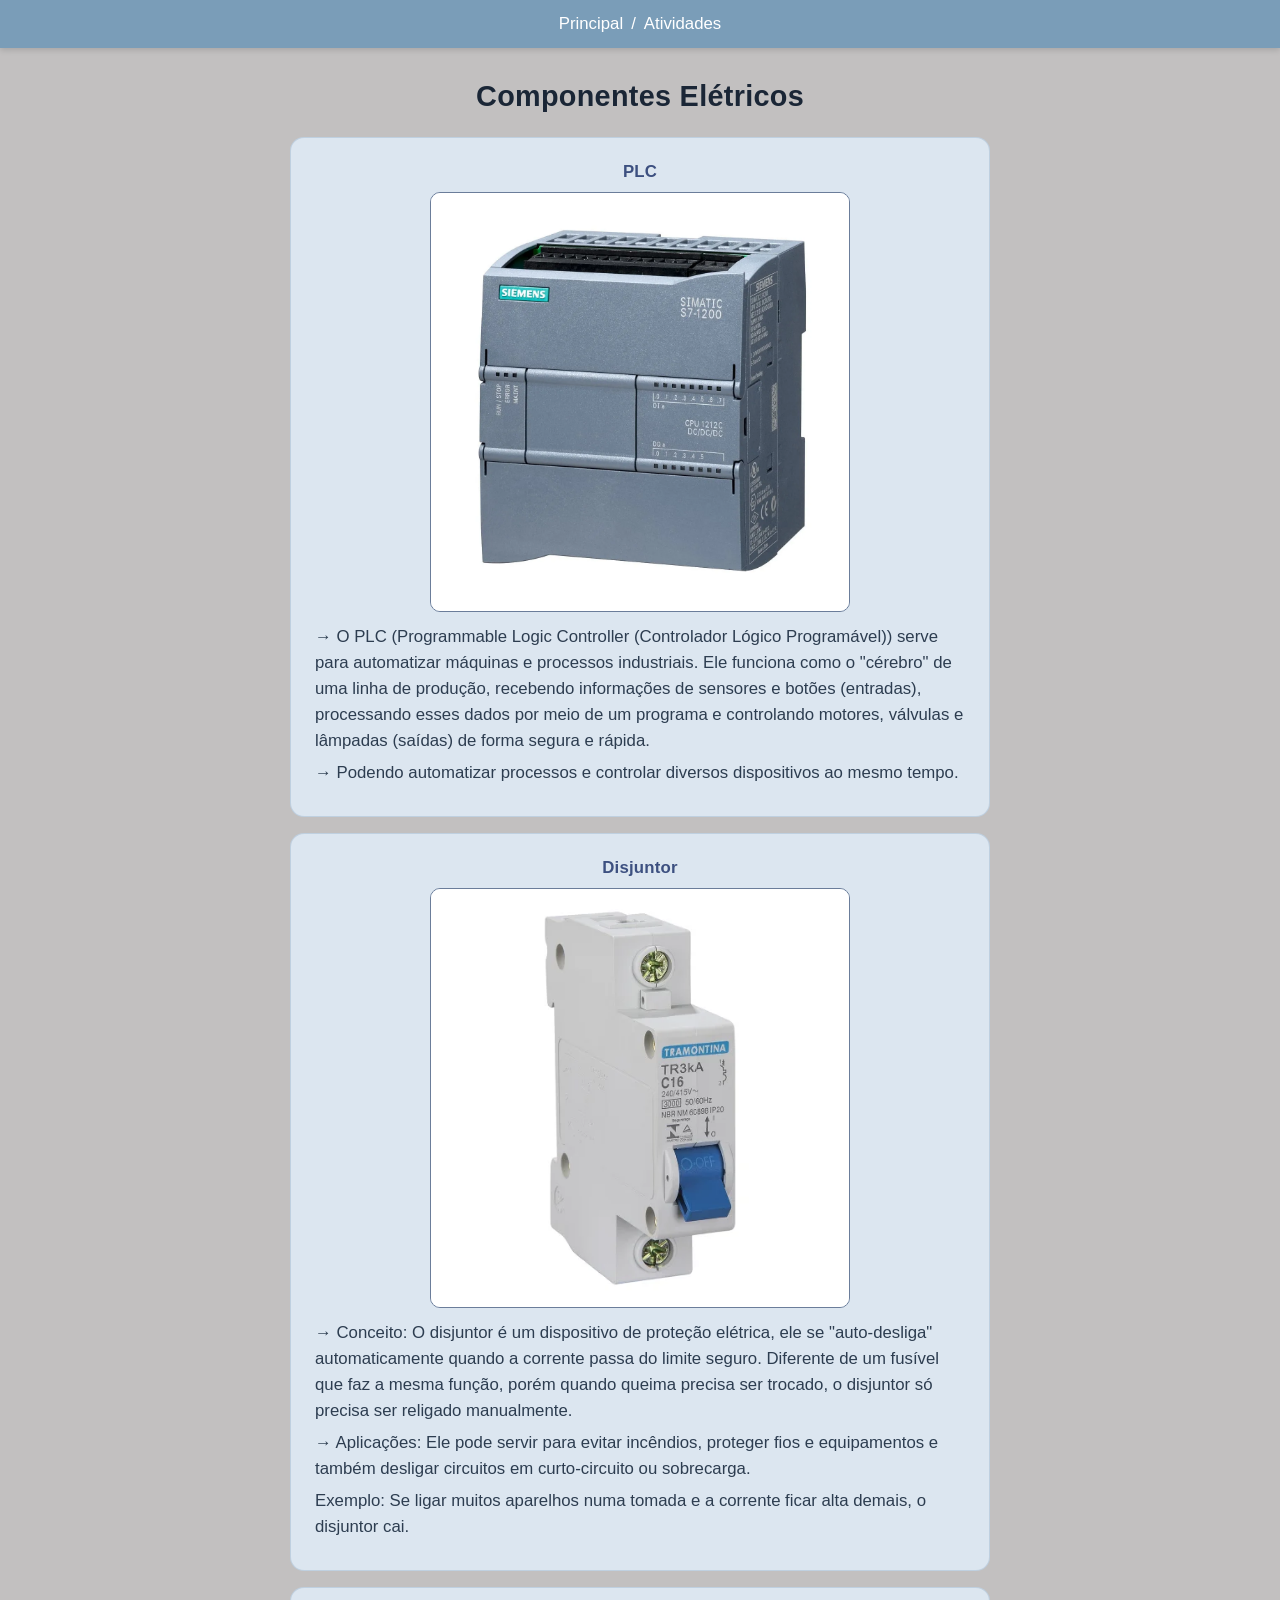
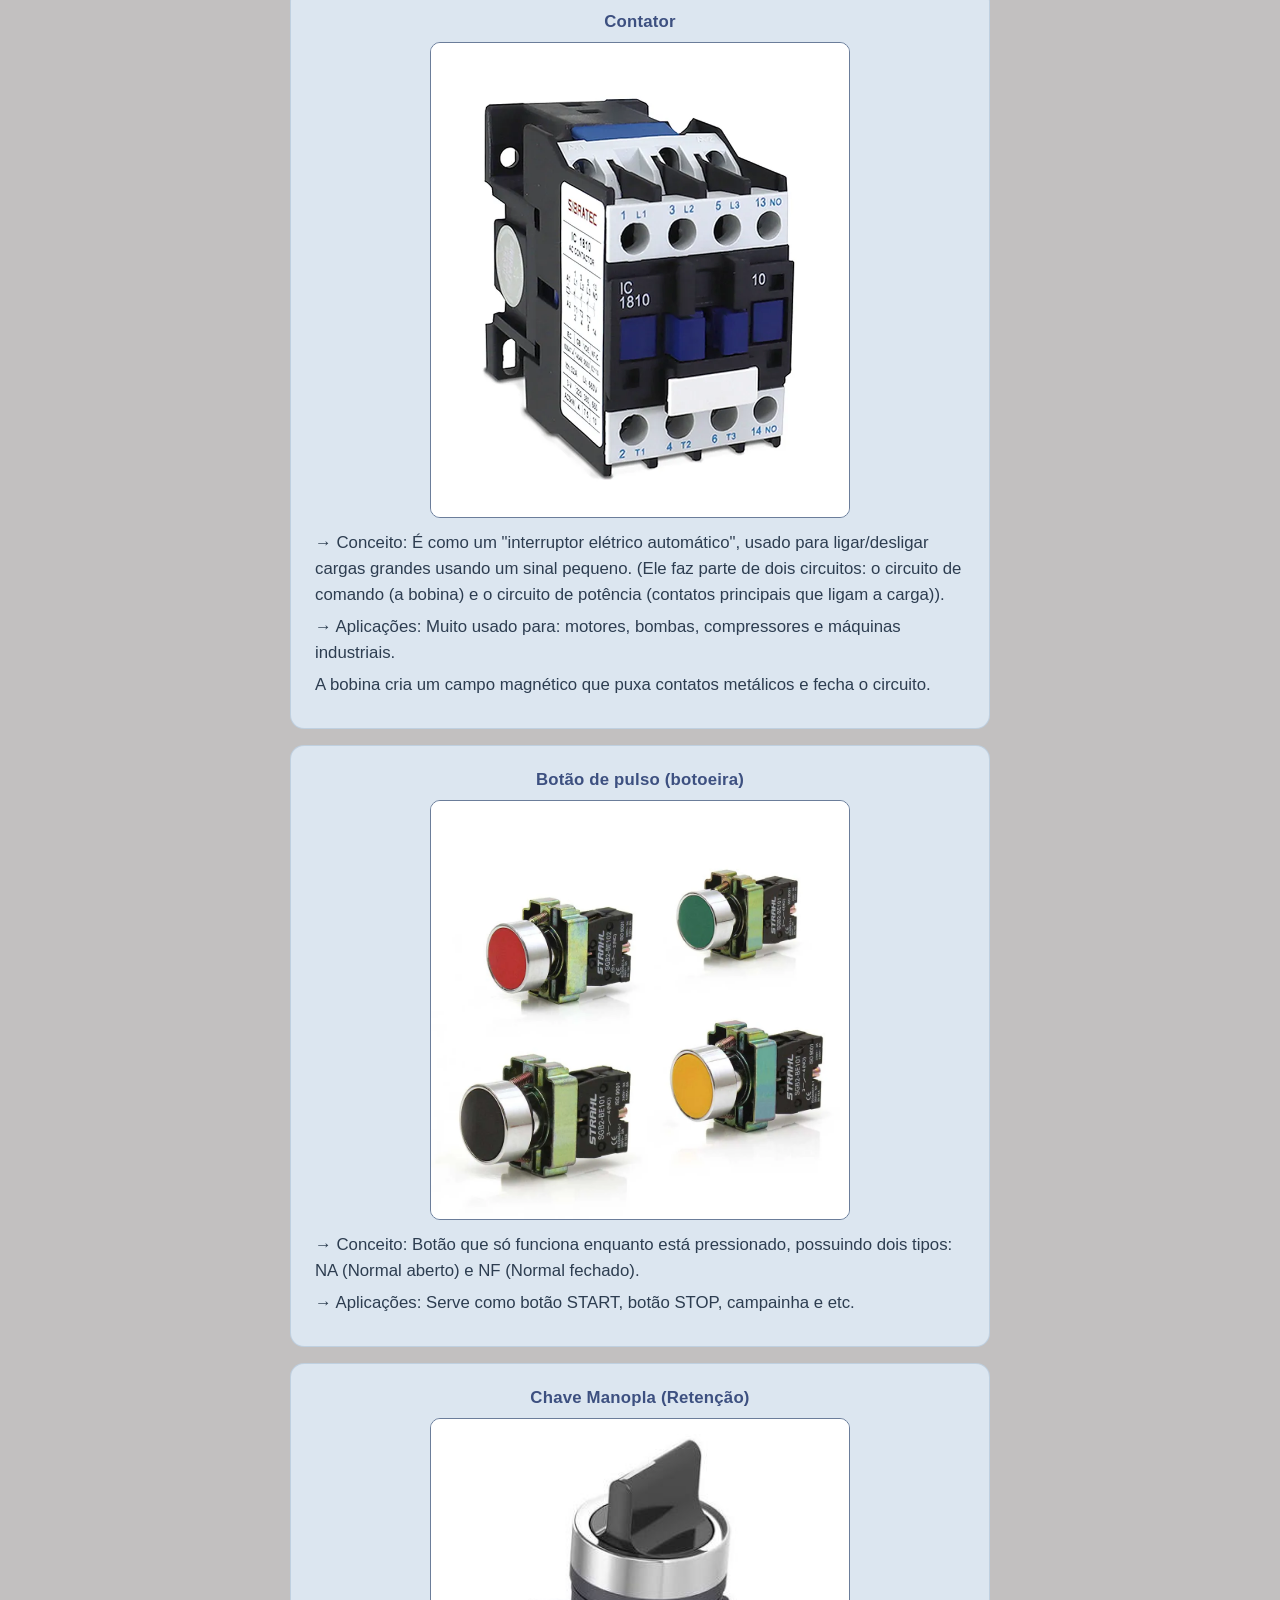
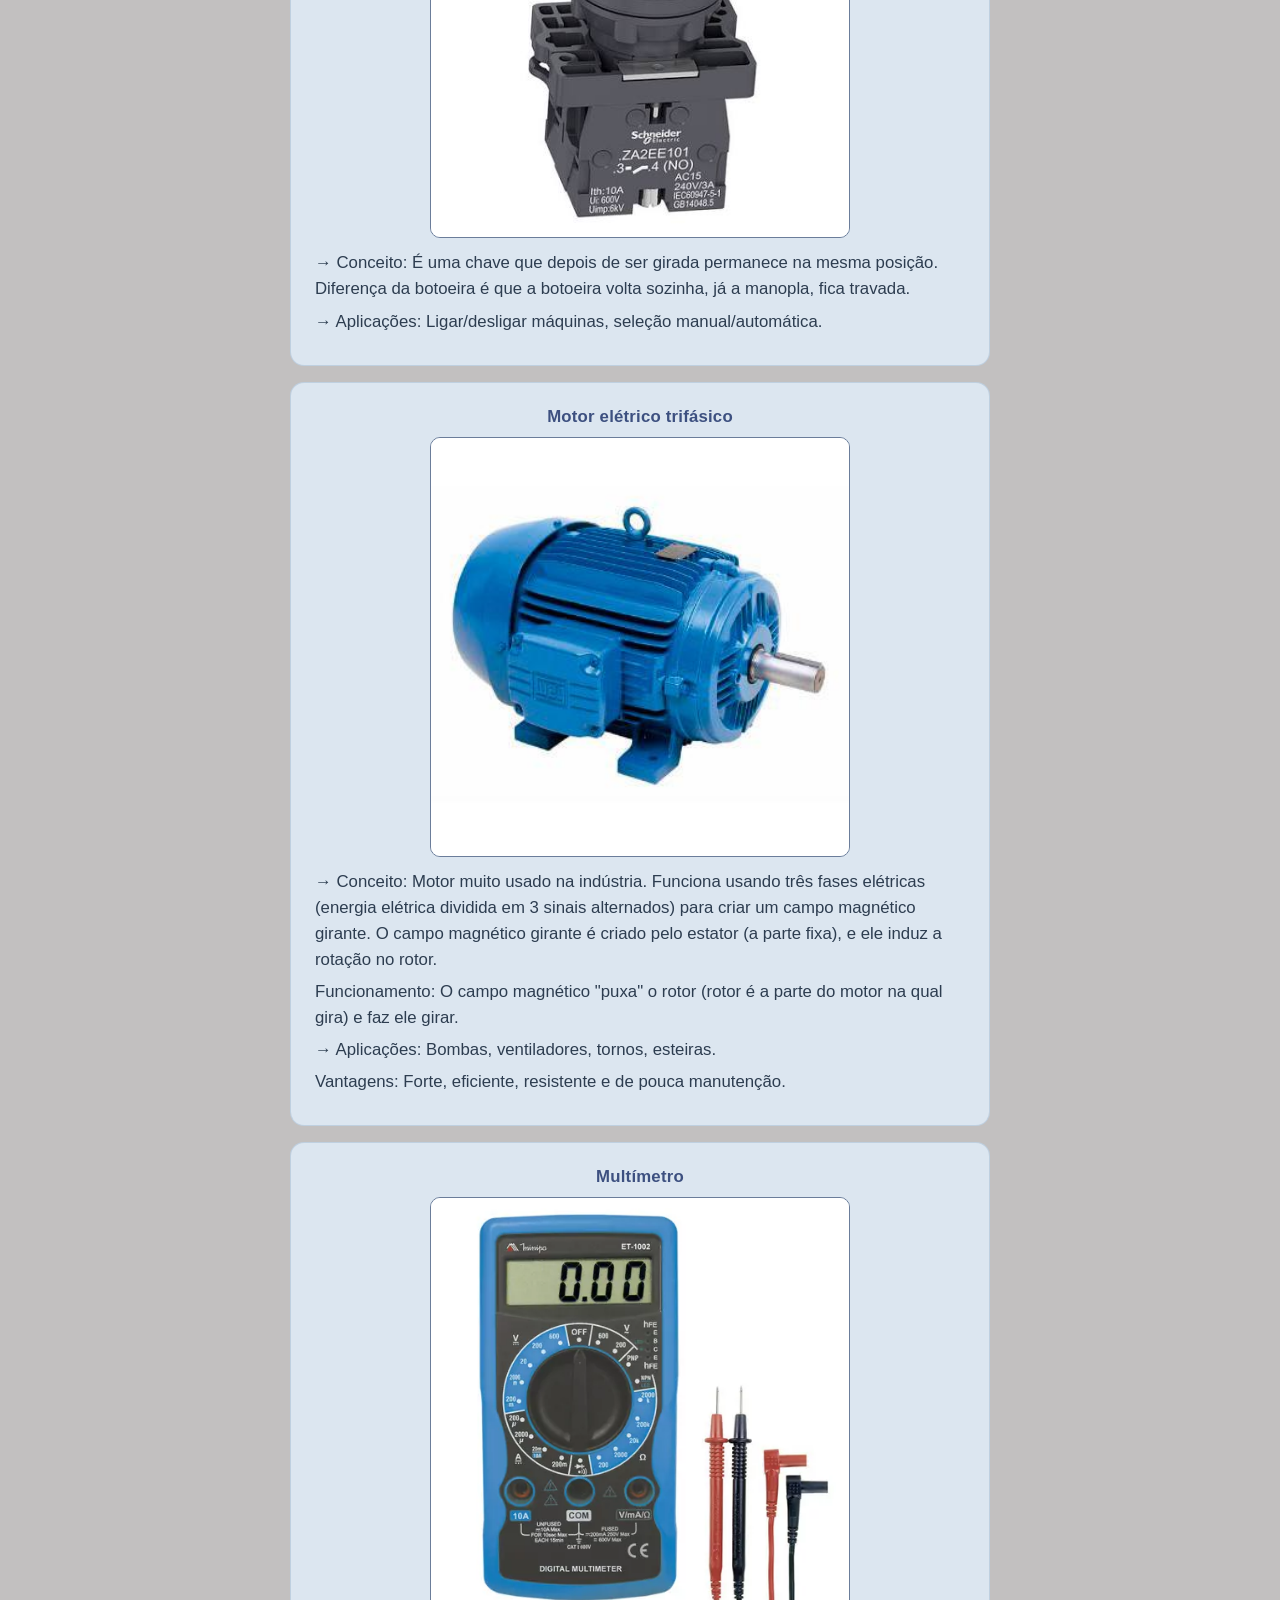
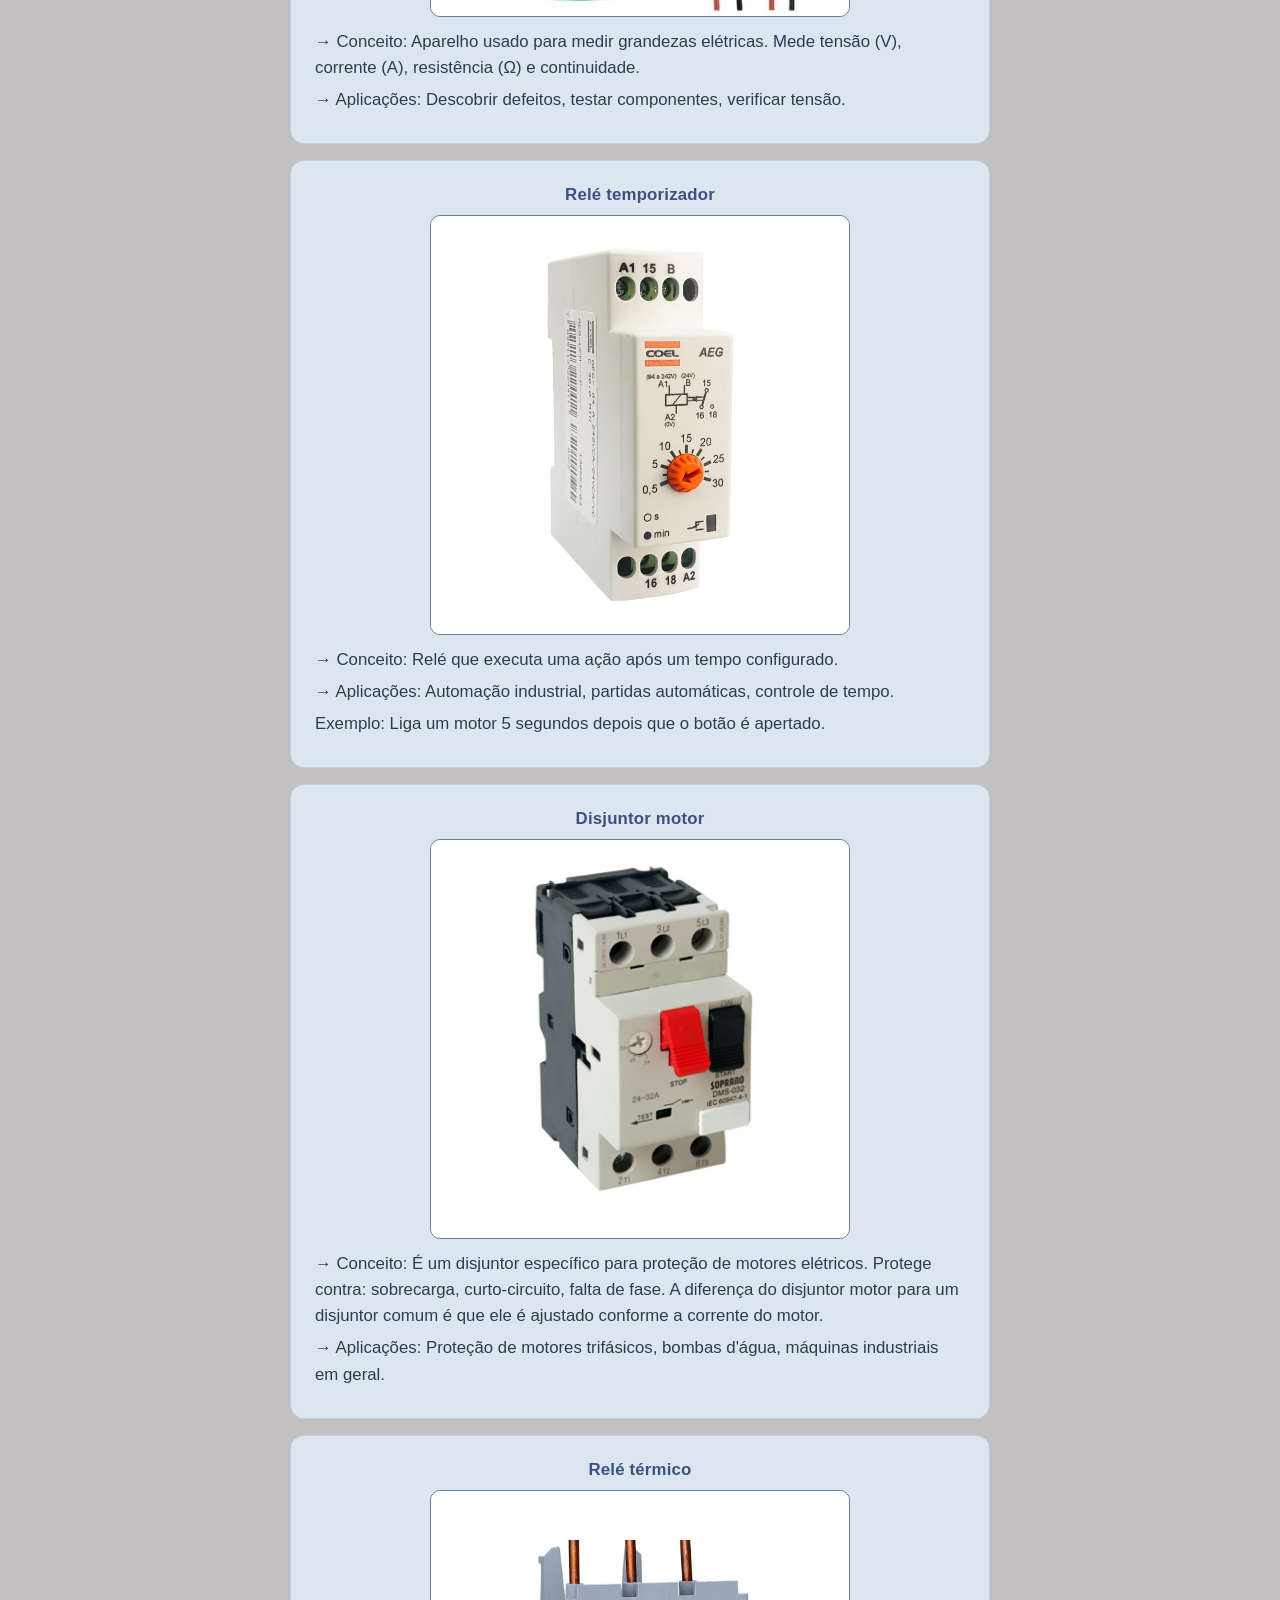
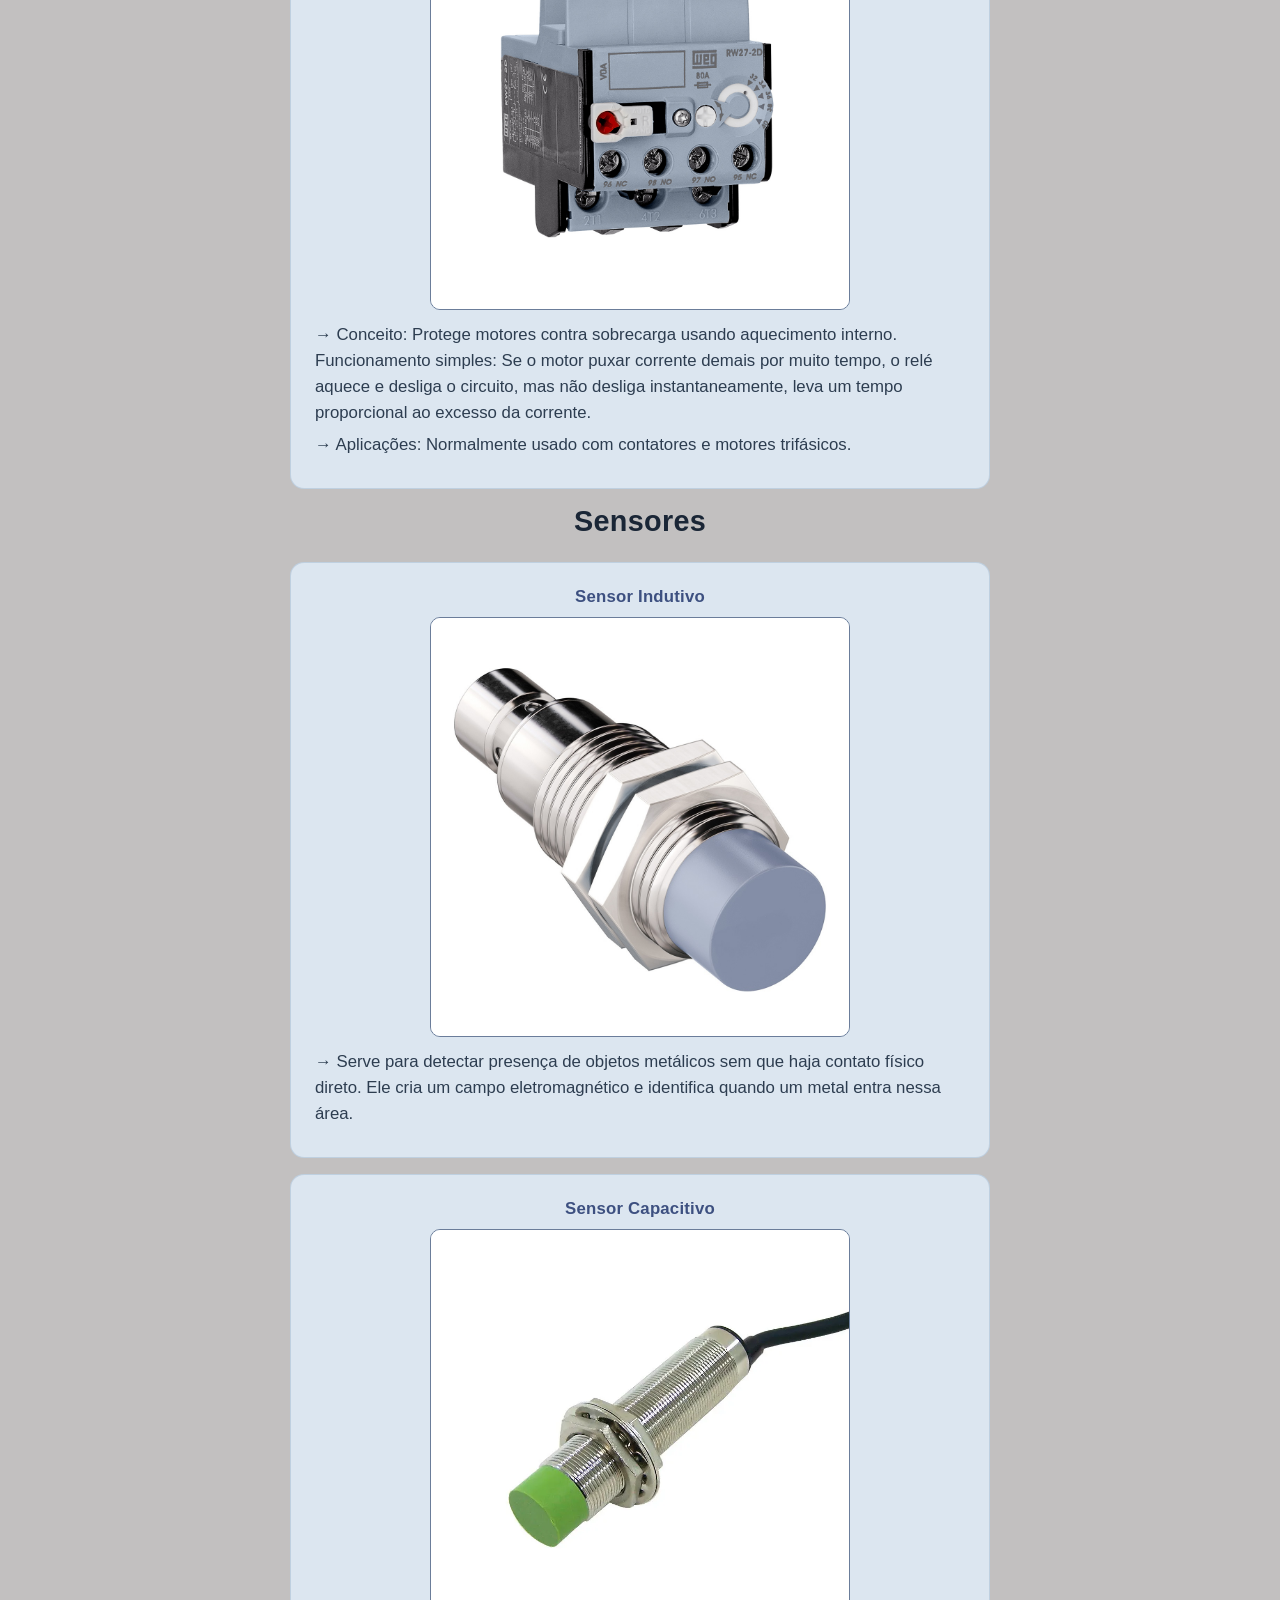
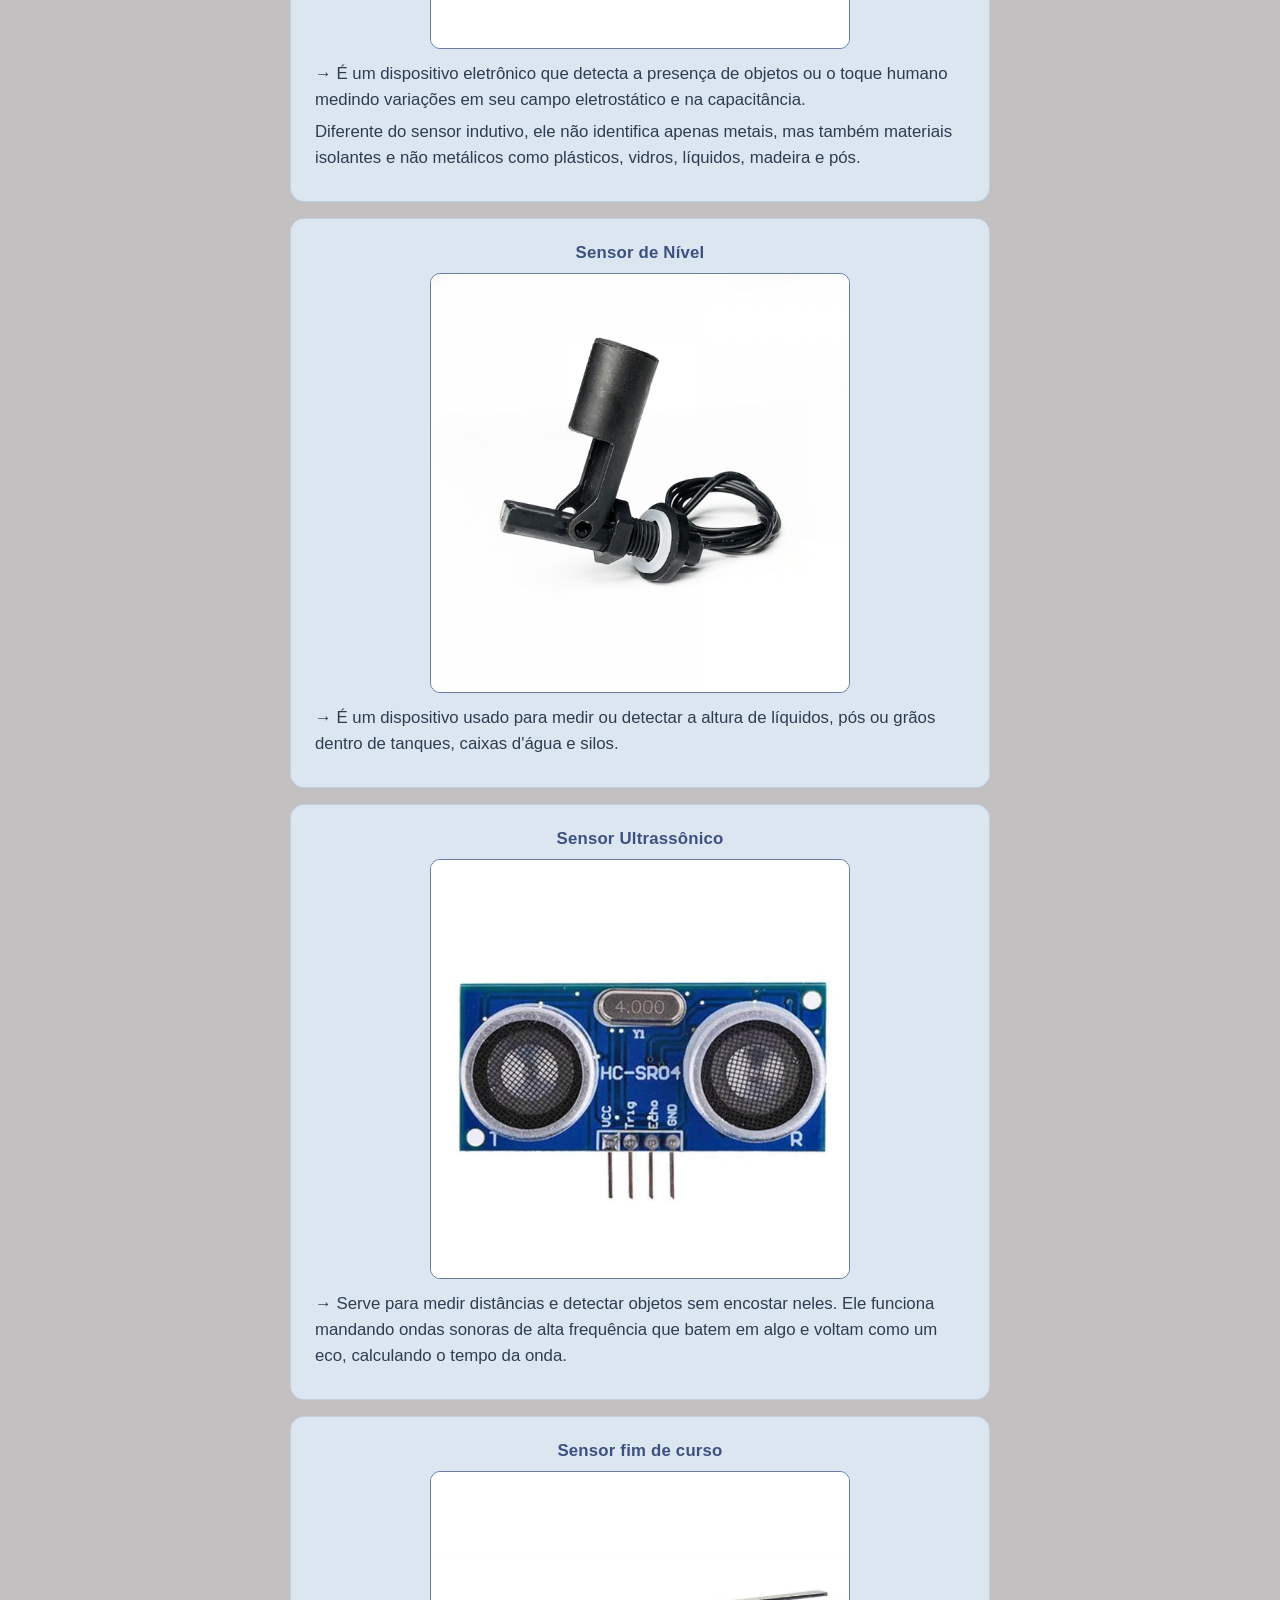
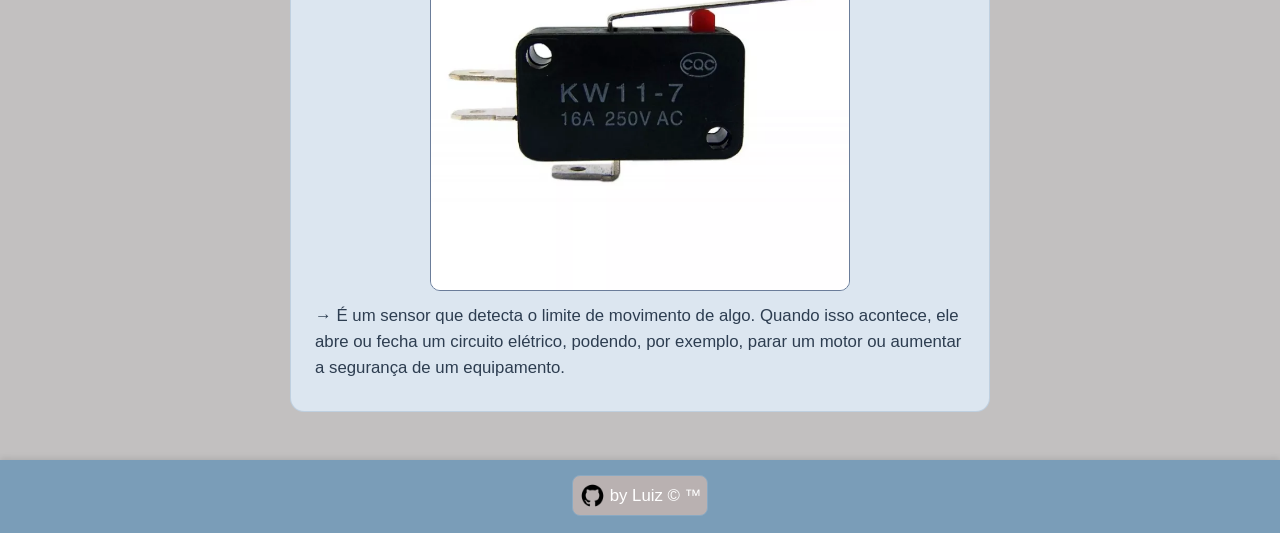
<file: index.html>
<!DOCTYPE html>
<html lang="pt-BR">
<head>
    <meta charset="UTF-8">
    <meta name="viewport" content="width=device-width, initial-scale=1.0">
    <link rel="stylesheet" href="./css/style.css">
    <title>Componentes Elétricos</title>
</head>
<body>
    <header>
        <nav>
            <a href="./index.html">Principal</a><span> /</span>
            <a href="./html/atividades.html">Atividades</a>
        </nav>
    </header>
    <main>

        <h1>Componentes Elétricos</h1>

        <section>
            <h3>PLC</h3>
            <img src="./img/index/plc.png" alt="PLC">
            <p>→ O PLC (Programmable Logic Controller (Controlador Lógico Programável)) serve para automatizar máquinas e processos industriais. Ele funciona como o "cérebro" de uma linha de produção, recebendo informações de sensores e botões (entradas), processando esses dados por meio de um programa e controlando motores, válvulas e lâmpadas (saídas) de forma segura e rápida.</p>
            <p>→ Podendo automatizar processos e controlar diversos dispositivos ao mesmo tempo.</p>
        </section>
        
        <section>
            <h3>Disjuntor</h3>
            <img src="./img/index/disjuntor.png" alt="Disjuntor">
            <p>→ Conceito: O disjuntor é um dispositivo de proteção elétrica, ele se "auto-desliga" automaticamente quando a corrente passa do limite seguro. Diferente de um fusível que faz a mesma função, porém quando queima precisa ser trocado, o disjuntor só precisa ser religado manualmente.</p>
            <p>→ Aplicações: Ele pode servir para evitar incêndios, proteger fios e equipamentos e também desligar circuitos em curto-circuito ou sobrecarga.</p>
            <p>Exemplo: Se ligar muitos aparelhos numa tomada e a corrente ficar alta demais, o disjuntor cai.</p>
        </section>

        <section>
            <h3>Contator</h3>
            <img src="./img/index/contator.png" alt="Contator">
            <p>→ Conceito: É como um "interruptor elétrico automático", usado para ligar/desligar cargas grandes usando um sinal pequeno. (Ele faz parte de dois circuitos: o circuito de comando (a bobina) e o circuito de potência (contatos principais que ligam a carga)).</p>
            <p>→ Aplicações: Muito usado para: motores, bombas, compressores e máquinas industriais.</p>
            <p>A bobina cria um campo magnético que puxa contatos metálicos e fecha o circuito.</p>
        </section>

        <section>
            <h3>Botão de pulso (botoeira)</h3>
            <img src="./img/index/botoeira.png" alt="Botão de pulso (botoeira)">
            <p>→ Conceito: Botão que só funciona enquanto está pressionado, possuindo dois tipos: NA (Normal aberto) e NF (Normal fechado).</p>
            <p>→ Aplicações: Serve como botão START, botão STOP, campainha e etc.</p>
        </section>

        <section>
            <h3>Chave Manopla (Retenção)</h3>
            <img src="./img/index/chave_manopla.png" alt="Chave Manopla (Retenção)">
            <p>→ Conceito: É uma chave que depois de ser girada permanece na mesma posição. Diferença da botoeira é que a botoeira volta sozinha, já a manopla, fica travada.</p>
            <p>→ Aplicações: Ligar/desligar máquinas, seleção manual/automática.</p>
        </section>

        <section>
            <h3>Motor elétrico trifásico</h3>
            <img src="./img/index/motor_trifasico.png" alt="Motor elétrico trifásico">
            <p>→ Conceito: Motor muito usado na indústria. Funciona usando três fases elétricas (energia elétrica dividida em 3 sinais alternados) para criar um campo magnético girante. O campo magnético girante é criado pelo estator (a parte fixa), e ele induz a rotação no rotor.</p>
            <p>Funcionamento: O campo magnético "puxa" o rotor (rotor é a parte do motor na qual gira) e faz ele girar.</p>
            <p>→ Aplicações: Bombas, ventiladores, tornos, esteiras.</p>
            <p>Vantagens: Forte, eficiente, resistente e de pouca manutenção.</p>
        </section>

        <section>
            <h3>Multímetro</h3>
            <img src="./img/index/multimetro.png" alt="Multímetro">
            <p>→ Conceito: Aparelho usado para medir grandezas elétricas. Mede tensão (V), corrente (A), resistência (Ω) e continuidade.</p>
            <p>→ Aplicações: Descobrir defeitos, testar componentes, verificar tensão.</p>
        </section>

        <section>
            <h3>Relé temporizador</h3>
            <img src="./img/index/rele_temporizador.png" alt="Relé temporizador">
            <p>→ Conceito: Relé que executa uma ação após um tempo configurado.</p>
            <p>→ Aplicações: Automação industrial, partidas automáticas, controle de tempo.</p>
            <p>Exemplo: Liga um motor 5 segundos depois que o botão é apertado.</p>
        </section>

        <section>
            <h3>Disjuntor motor</h3>
            <img src="./img/index/disjuntor_motor.png" alt="Disjuntor motor">
            <p>→ Conceito: É um disjuntor específico para proteção de motores elétricos. Protege contra: sobrecarga, curto-circuito, falta de fase. A diferença do disjuntor motor para um disjuntor comum é que ele é ajustado conforme a corrente do motor.</p>
            <p>→ Aplicações: Proteção de motores trifásicos, bombas d'água, máquinas industriais em geral.</p>
        </section>

        <section>
            <h3>Relé térmico</h3>
            <img src="./img/index/rele_termico.png" alt="Relé térmico">
            <p>→ Conceito: Protege motores contra sobrecarga usando aquecimento interno. Funcionamento simples: Se o motor puxar corrente demais por muito tempo, o relé aquece e desliga o circuito, mas não desliga instantaneamente, leva um tempo proporcional ao excesso da corrente.</p>
            <p>→ Aplicações: Normalmente usado com contatores e motores trifásicos.</p>
        </section>

        <h1>Sensores</h1>

        <section>
            <h3>Sensor Indutivo</h3>
            <img src="./img/index/sensor_indutivo.png" alt="Sensor Indutivo">
            <p>→ Serve para detectar presença de objetos metálicos sem que haja contato físico direto. Ele cria um campo eletromagnético e identifica quando um metal entra nessa área.</p>
        </section>

        <section>
            <h3>Sensor Capacitivo</h3>
            <img src="./img/index/sensor_capacitivo.png" alt="Sensor Capacitivo">
            <p>→ É um dispositivo eletrônico que detecta a presença de objetos ou o toque humano medindo variações em seu campo eletrostático e na capacitância.</p>
            <p>Diferente do sensor indutivo, ele não identifica apenas metais, mas também materiais isolantes e não metálicos como plásticos, vidros, líquidos, madeira e pós.</p>
        </section>

        <section>
            <h3>Sensor de Nível</h3>
            <img src="./img/index/sensor_nivel.png" alt="Sensor de Nível">
            <p>→ É um dispositivo usado para medir ou detectar a altura de líquidos, pós ou grãos dentro de tanques, caixas d'água e silos.</p>
        </section>

        <section>
            <h3>Sensor Ultrassônico</h3>
            <img src="./img/index/sensor_ultrassonico.png" alt="Sensor Ultrassônico">
            <p>→ Serve para medir distâncias e detectar objetos sem encostar neles. Ele funciona mandando ondas sonoras de alta frequência que batem em algo e voltam como um eco, calculando o tempo da onda.</p>
        </section>

        <section>
            <h3>Sensor fim de curso</h3>
            <img src="./img/index/sensor_fim_de_curso.png" alt="Sensor fim de curso">
            <p>→ É um sensor que detecta o limite de movimento de algo. Quando isso acontece, ele abre ou fecha um circuito elétrico, podendo, por exemplo, parar um motor ou aumentar a segurança de um equipamento.</p>
        </section>
    </main>
    <footer>
        <div class="linkgithub">
            <a class="link" href="https://github.com/luizz09/"><img src="./img/github.png" alt=""><span>by Luiz &copy; &trade;</span></a>
        </div>
    </footer>
</body>
</html>
</file>
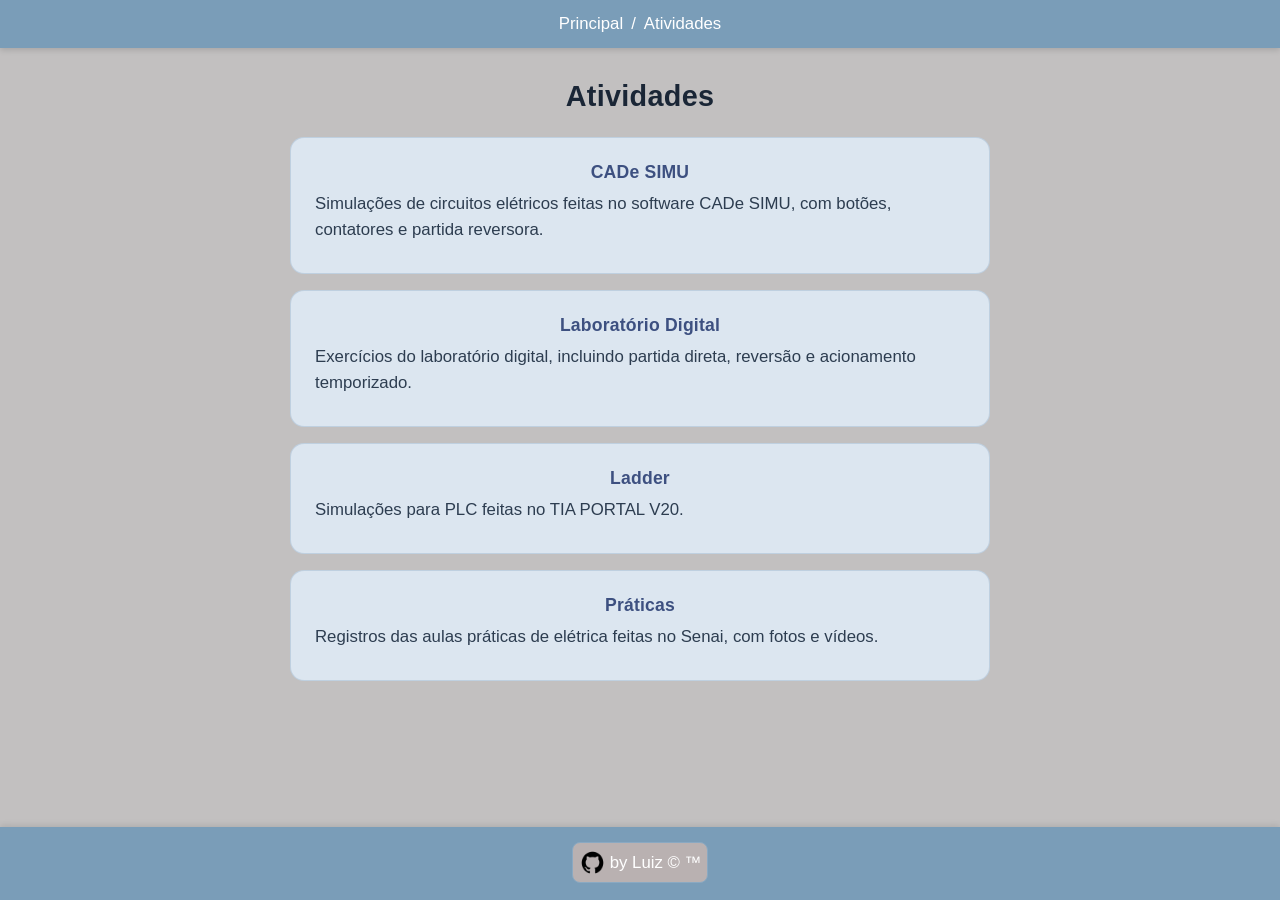
<file: html/atividades.html>
<!DOCTYPE html>
<html lang="pt-BR">
<head>
    <meta charset="UTF-8">
    <meta name="viewport" content="width=device-width, initial-scale=1.0">
    <link rel="stylesheet" href="../css/style.css">
    <title>Atividades</title>
</head>
<body>
    <header>
        <nav>
            <a href="../index.html">Principal</a><span> /</span>
            <a href="./atividades.html">Atividades</a>
        </nav>
    </header>
    <main>
        <h1>Atividades</h1>

        <section class="pag">
            <a href="./cadesimu.html">
                <h3>CADe SIMU</h3>
                <p>Simulações de circuitos elétricos feitas no software CADe SIMU, com botões, contatores e partida reversora.</p>
            </a>
        </section>

        <section class="pag">
            <a href="./labdigital.html">
                <h3>Laboratório Digital</h3>
                <p>Exercícios do laboratório digital, incluindo partida direta, reversão e acionamento temporizado.</p>
            </a>
        </section>

        <section class="pag">
            <a href="./ladder.html">
                <h3>Ladder</h3>
                <p>Simulações para PLC feitas no TIA PORTAL V20.</p>
            </a>
        </section>

        <section class="pag">
            <a href="./praticas.html">
                <h3>Práticas</h3>
                <p>Registros das aulas práticas de elétrica feitas no Senai, com fotos e vídeos.</p>
            </a>
        </section>
    </main>
    <footer>
        <div class="linkgithub">
            <a class="link" href="https://github.com/luizz09/"><img src="../img/github.png" alt=""><span>by Luiz &copy; &trade;</span></a>
        </div>
    </footer>
</body>
</html>
</file>
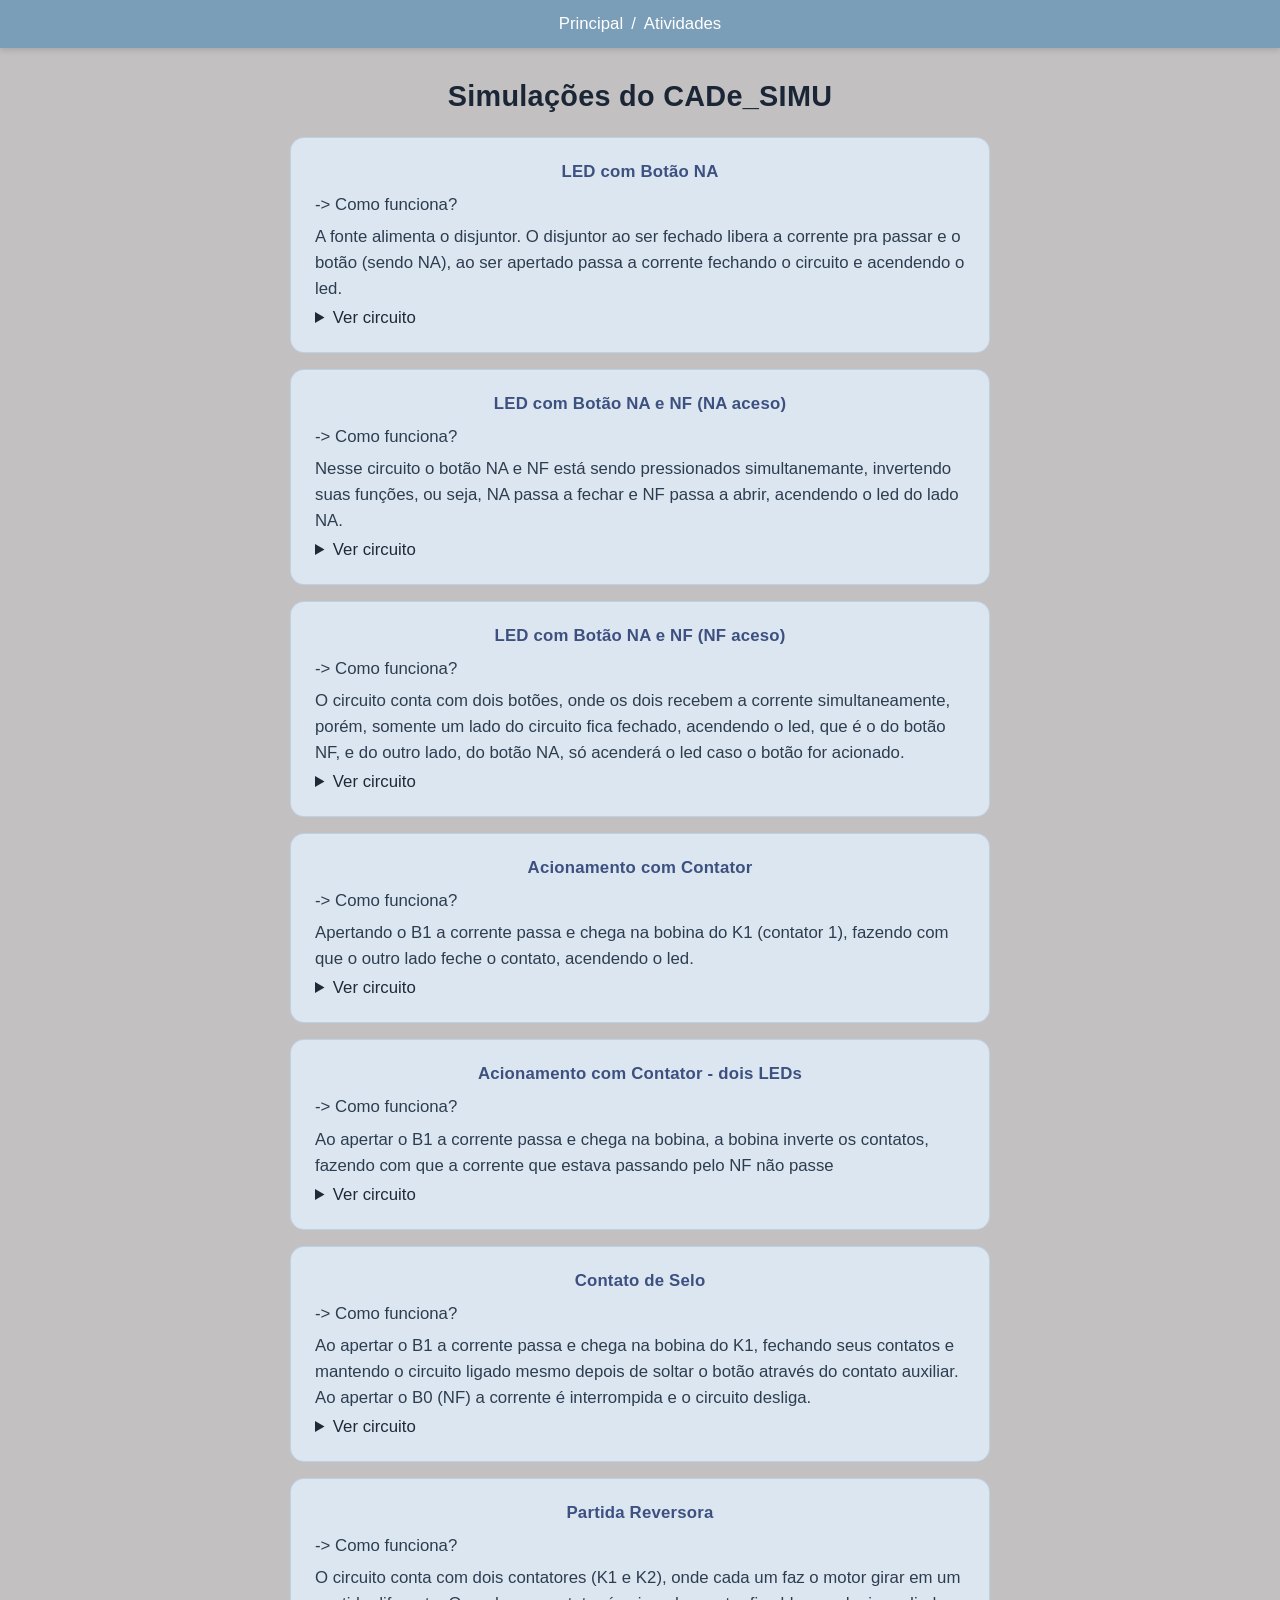
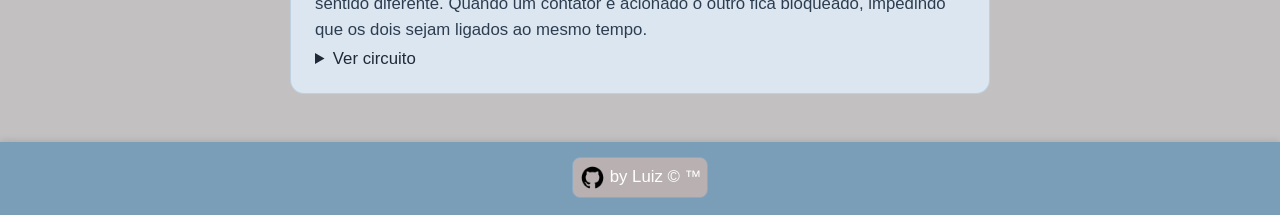
<file: html/cadesimu.html>
<!DOCTYPE html>
<html lang="pt-BR">
<head>
    <meta charset="UTF-8">
    <meta name="viewport" content="width=device-width, initial-scale=1.0">
    <link rel="stylesheet" href="../css/style.css">
    <title>CADe SIMU</title>
</head>
<body>
    <header>
        <nav>
            <a href="../index.html">Principal</a><span> /</span>
            <a href="./atividades.html">Atividades</a>
        </nav>
    </header>
    <main>
        <h1>Simulações do CADe_SIMU</h1>

        <section>
            <h3>LED com Botão NA</h3>
            <p>-> Como funciona?</p>
            <p>A fonte alimenta o disjuntor. O disjuntor ao ser fechado libera a corrente pra passar e o botão (sendo NA), ao ser apertado passa a corrente fechando o circuito e acendendo o led.</p>
            <details>
                <summary>Ver circuito</summary>
                <img src="../img/cadesimu/circuito1.png" alt="Circuito 1">
            </details>
        </section>

        <section>
            <h3>LED com Botão NA e NF (NA aceso)</h3>
            <p>-> Como funciona?</p>
            <p>Nesse circuito o botão NA e NF está sendo pressionados simultanemante, invertendo suas funções, ou seja, NA passa a fechar e NF passa a abrir, acendendo o led do lado NA.</p>
            <details>
                <summary>Ver circuito</summary>
                <img src="../img/cadesimu/circuito2.png" alt="Circuito 2">
            </details>
        </section>

        <section>
            <h3>LED com Botão NA e NF (NF aceso)</h3>
            <p>-> Como funciona?</p>
            <p>O circuito conta com dois botões, onde os dois recebem a corrente simultaneamente, porém, somente um lado do circuito fica fechado, acendendo o led, que é o do botão NF, e do outro lado, do botão NA, só acenderá o led caso o botão for acionado.</p>
            <details>
                <summary>Ver circuito</summary>
                <img src="../img/cadesimu/circuito3.png" alt="Circuito 3">
            </details>
        </section>

        <section>
            <h3>Acionamento com Contator</h3>
            <p>-> Como funciona?</p>
            <p>Apertando o B1 a corrente passa e chega na bobina do K1 (contator 1), fazendo com que o outro lado feche o contato, acendendo o led. </p>
            <details>
                <summary>Ver circuito</summary>
                <img src="../img/cadesimu/circuito4.png" alt="Circuito 4">
            </details>
        </section>

        <section>
            <h3>Acionamento com Contator - dois LEDs</h3>
            <p>-> Como funciona?</p>
            <p>Ao apertar o B1 a corrente passa e chega na bobina, a bobina inverte os contatos, fazendo com que a corrente que estava passando pelo NF não passe</p>
            <details>
                <summary>Ver circuito</summary>
                <img src="../img/cadesimu/circuito5.png" alt="Circuito 5">
            </details>
        </section>

        <section>
            <h3>Contato de Selo</h3>
            <p>-> Como funciona?</p>
            <p>Ao apertar o B1 a corrente passa e chega na bobina do K1, fechando seus contatos e mantendo o circuito ligado mesmo depois de soltar o botão através do contato auxiliar. Ao apertar o B0 (NF) a corrente é interrompida e o circuito desliga.</p>
            <details>
                <summary>Ver circuito</summary>
                <img src="../img/cadesimu/circuito6.png" alt="Circuito 6">
            </details>
        </section>

        <section>
            <h3>Partida Reversora</h3>
            <p>-> Como funciona?</p>
            <p>O circuito conta com dois contatores (K1 e K2), onde cada um faz o motor girar em um sentido diferente. Quando um contator é acionado o outro fica bloqueado, impedindo que os dois sejam ligados ao mesmo tempo.</p>
            <details>
                <summary>Ver circuito</summary>
                <img src="../img/cadesimu/circuito7.png" alt="Circuito 7">
            </details>
        </section>
    </main>
    <footer>
        <div class="linkgithub">
            <a class="link" href="https://github.com/luizz09/"><img src="../img/github.png" alt=""><span>by Luiz &copy; &trade;</span></a>
        </div>
    </footer>
</body>
</html>
</file>
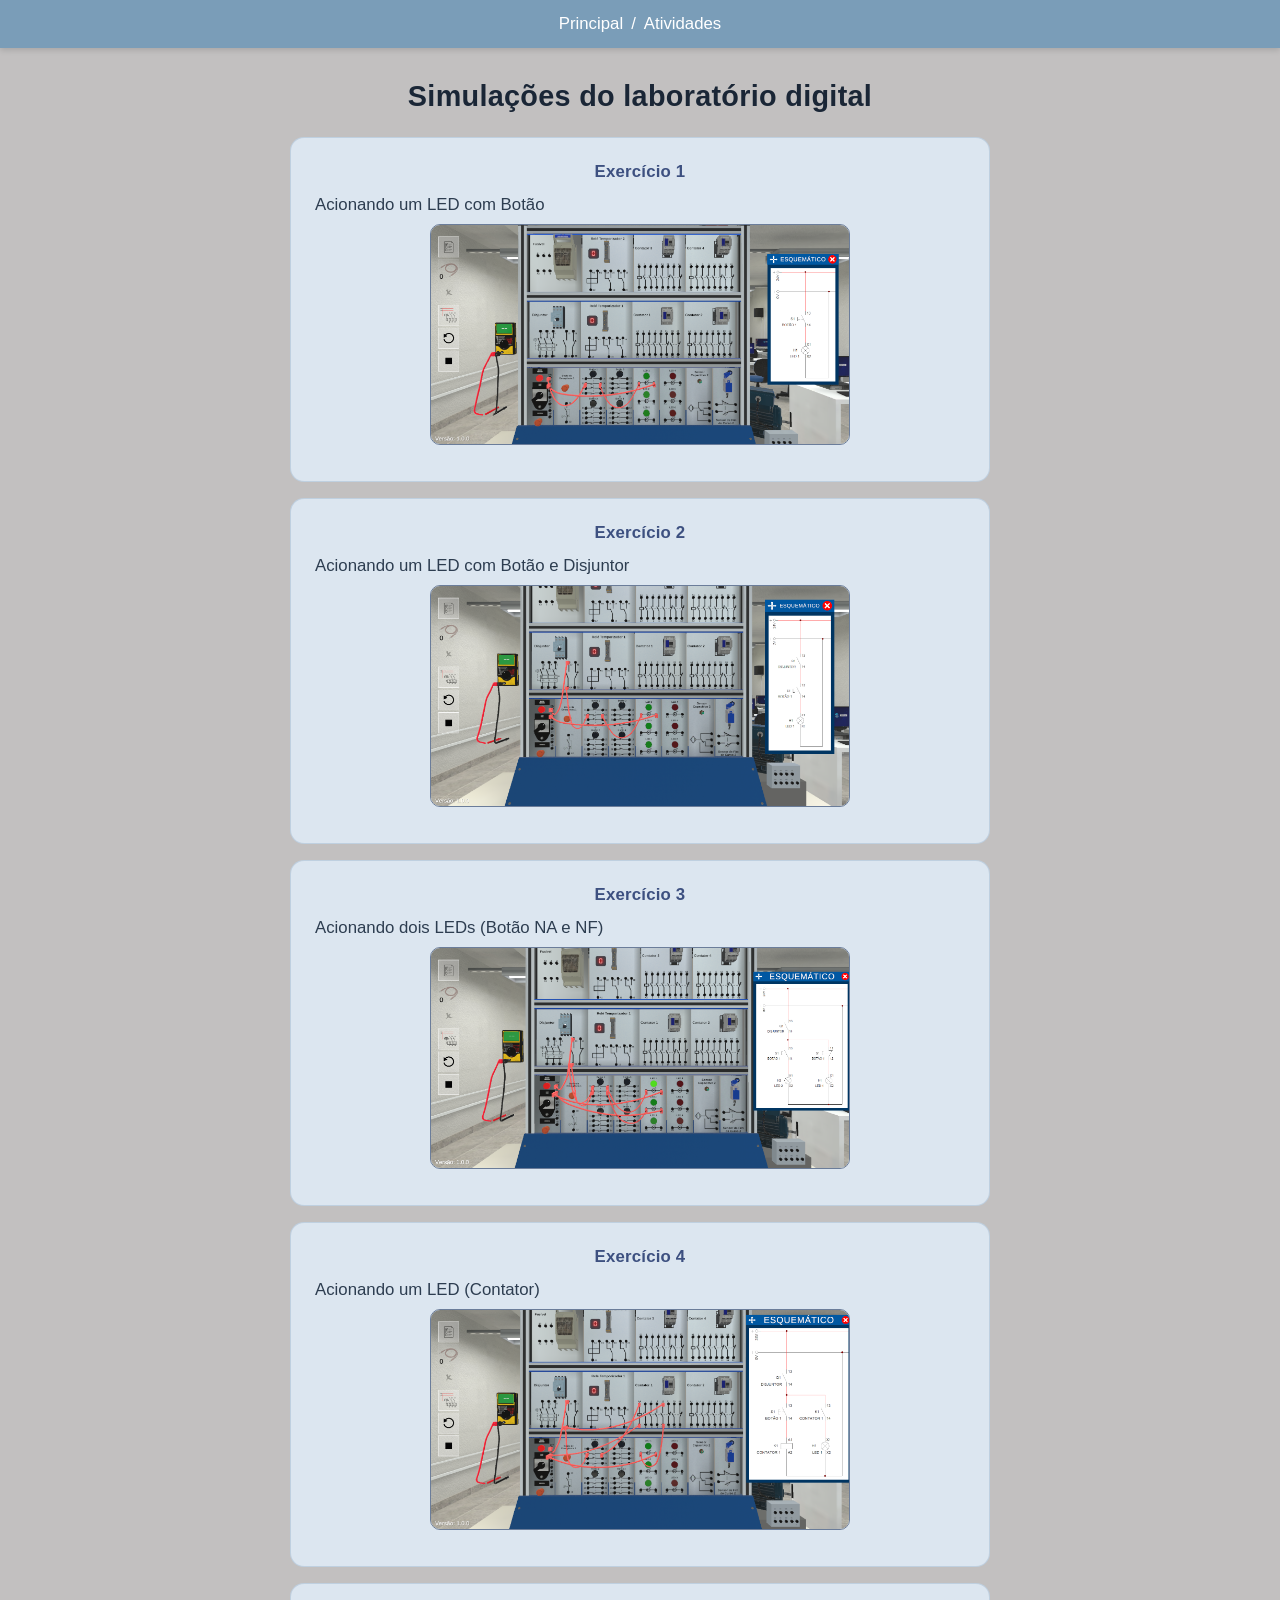
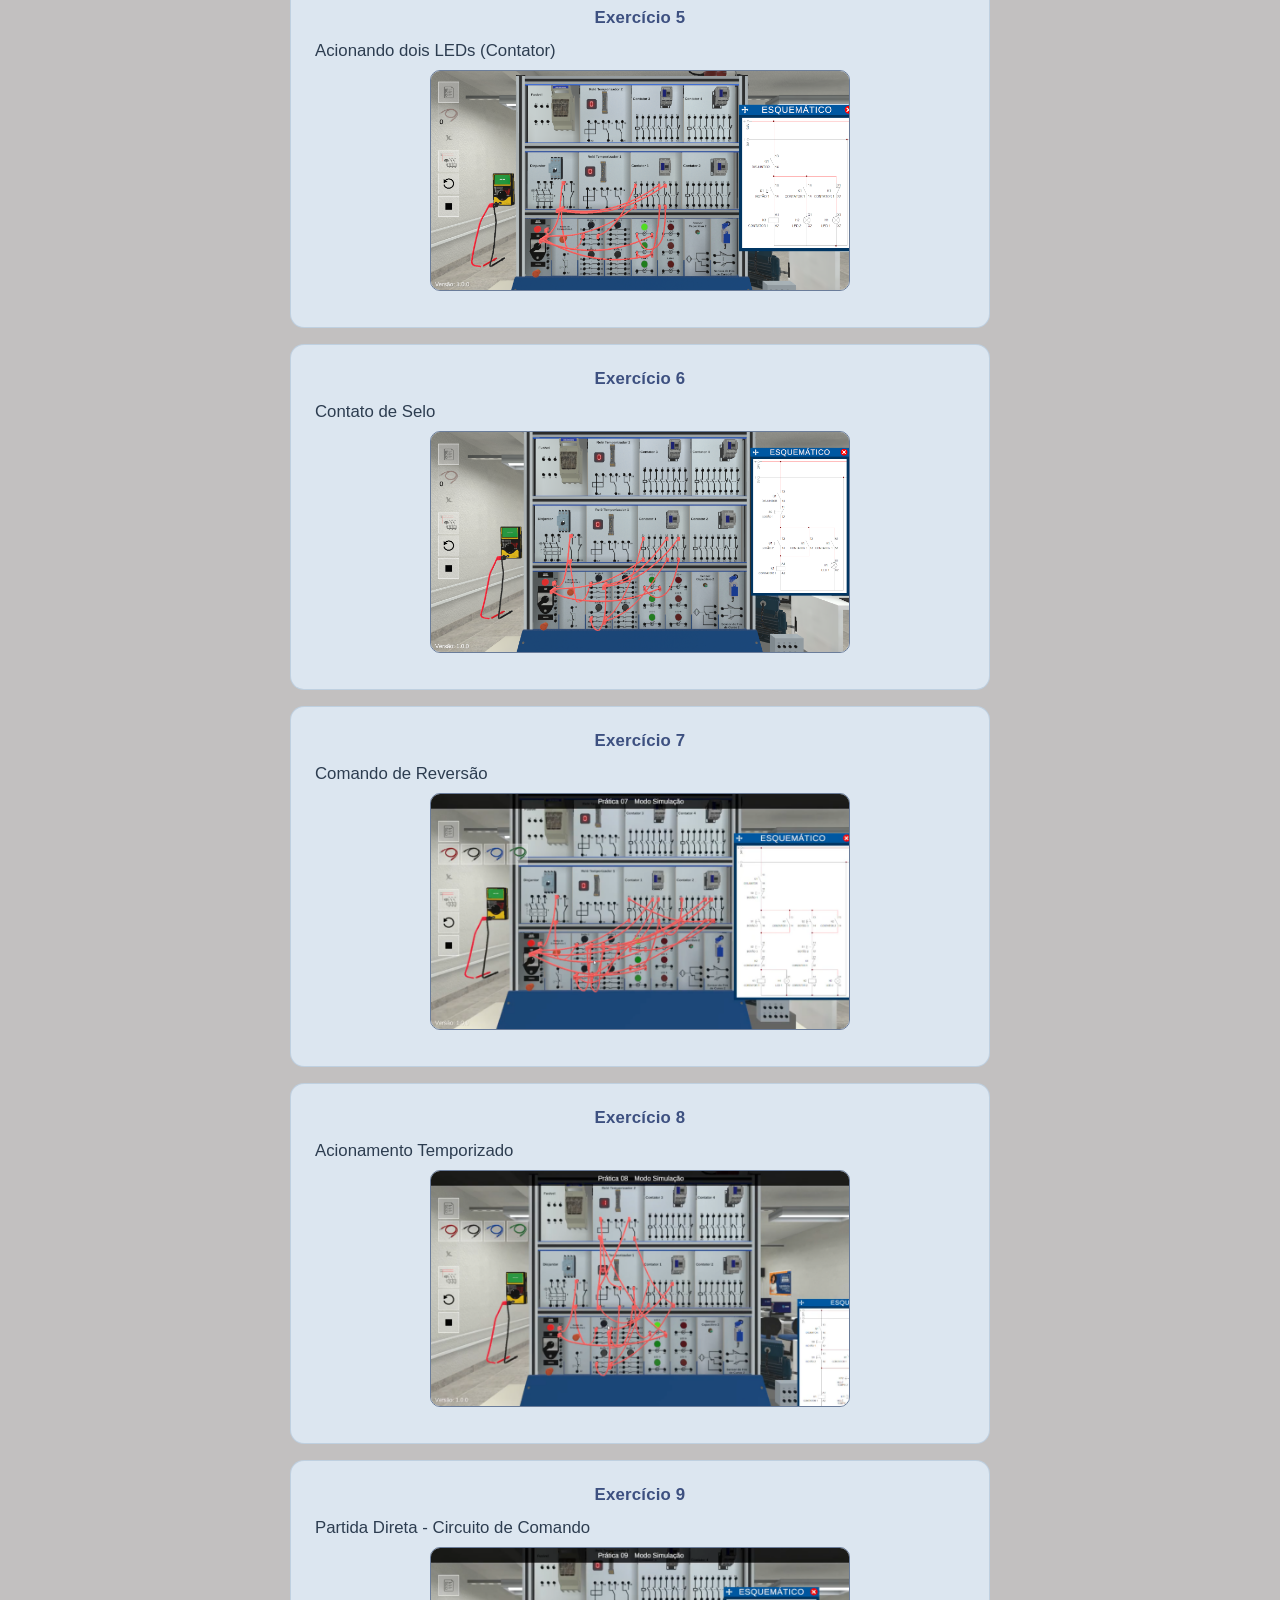
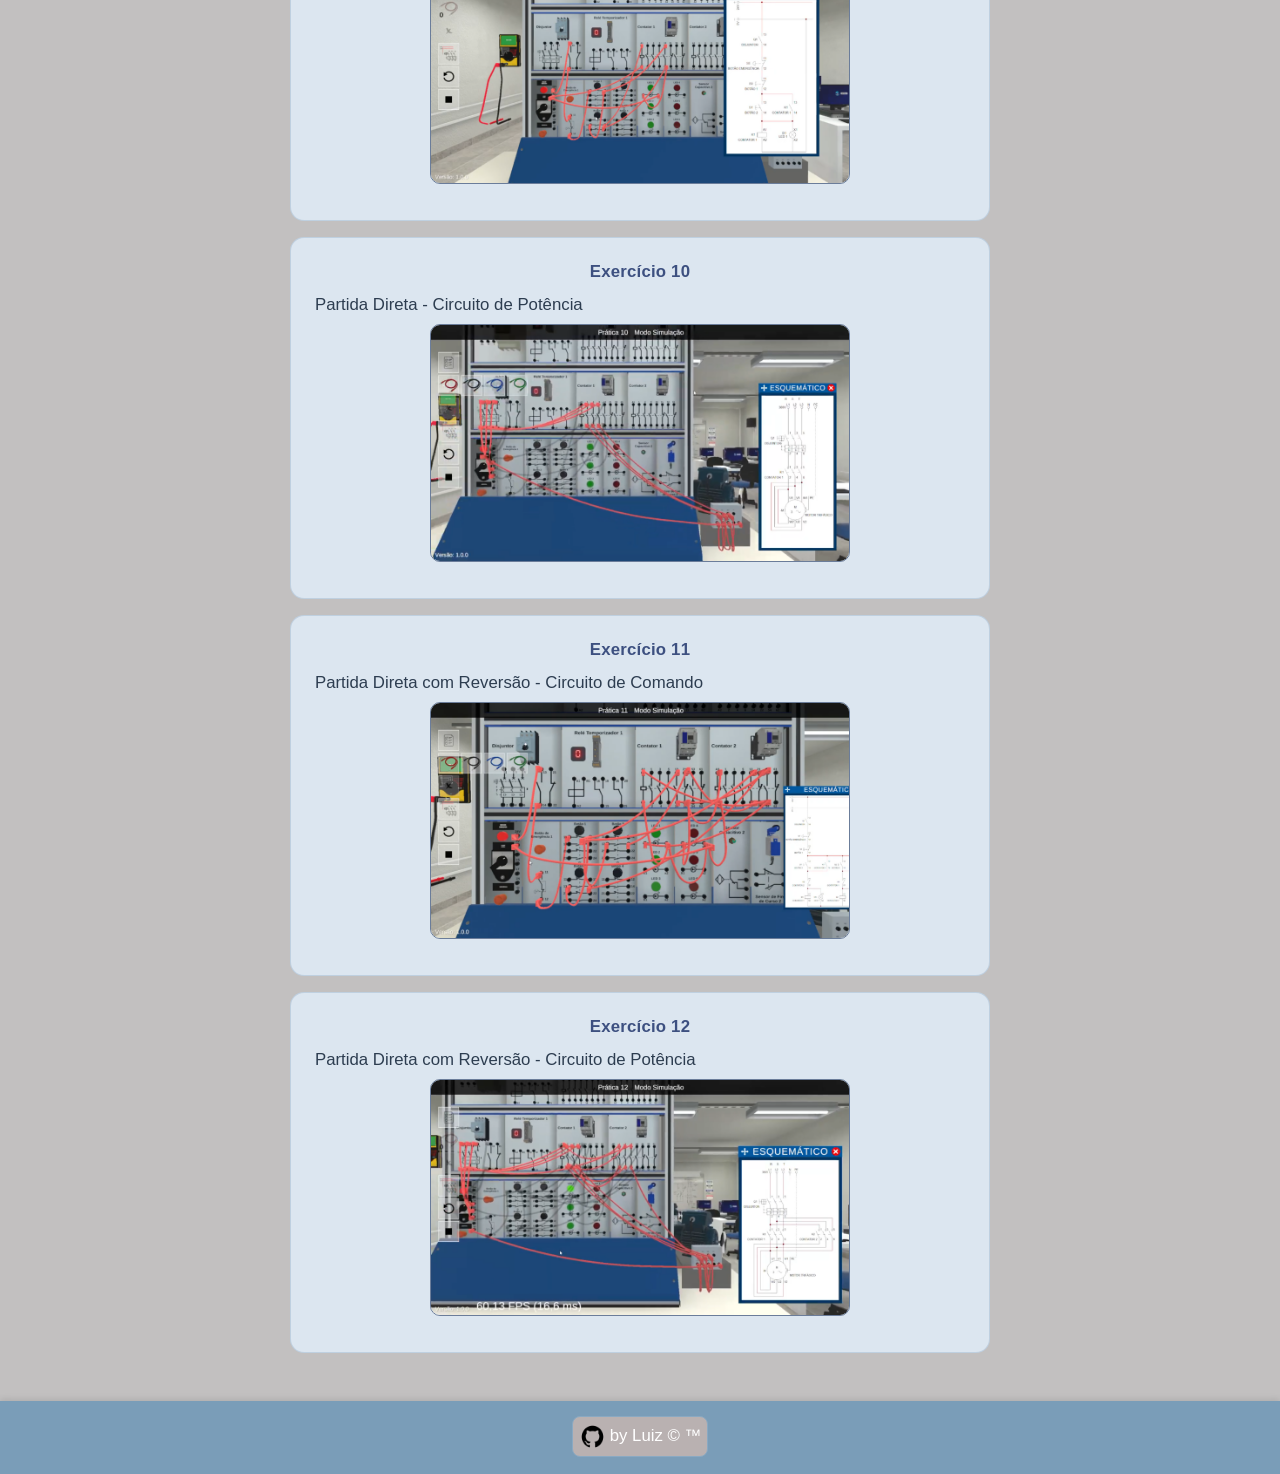
<file: html/labdigital.html>
<!DOCTYPE html>
<html lang="pt-BR">
<head>
    <meta charset="UTF-8">
    <meta name="viewport" content="width=device-width, initial-scale=1.0">
    <link rel="stylesheet" href="../css/style.css">
    <title>Laboratório Digital</title>
</head>
<body>
    <header>
        <nav>
            <a href="../index.html">Principal</a><span> /</span>
            <a href="./atividades.html">Atividades</a>
        </nav>
    </header>
    <main>
        <h1>Simulações do laboratório digital</h1>
        
        <section>
            <h3>Exercício 1</h3>
            <p>Acionando um LED com Botão</p>
            <img src="../img/labdigital/circuito1.png" alt="Circuito 1">
        </section>

        <section>
            <h3>Exercício 2</h3>
            <p>Acionando um LED com Botão e Disjuntor</p>
            <img src="../img/labdigital/circuito2.png" alt="Circuito 2">
        </section>

        <section>
            <h3>Exercício 3</h3>
            <p>Acionando dois LEDs (Botão NA e NF)</p>
            <img src="../img/labdigital/circuito3.png" alt="Circuito 3">
        </section>

        <section>
            <h3>Exercício 4</h3>
            <p>Acionando um LED (Contator)</p>
            <img src="../img/labdigital/circuito4.png" alt="Circuito 4">
        </section>

        <section>
            <h3>Exercício 5</h3>
            <p>Acionando dois LEDs (Contator)</p>
            <img src="../img/labdigital/circuito5.png" alt="Circuito 5">
        </section>

        <section>
            <h3>Exercício 6</h3>
            <p>Contato de Selo</p>
            <img src="../img/labdigital/circuito6.png" alt="Circuito 6">
        </section>

        <section>
            <h3>Exercício 7</h3>
            <p>Comando de Reversão</p>
            <img src="../img/labdigital/circuito7.png" alt="Circuito 7">
        </section>

        <section>
            <h3>Exercício 8</h3>
            <p>Acionamento Temporizado</p>
            <img src="../img/labdigital/circuito8.png" alt="Circuito 8">
        </section>

        <section>
            <h3>Exercício 9</h3>
            <p>Partida Direta - Circuito de Comando</p>
            <img src="../img/labdigital/circuito9.png" alt="Circuito 9">
        </section>

        <section>
            <h3>Exercício 10</h3>
            <p>Partida Direta - Circuito de Potência</p>
            <img src="../img/labdigital/circuito10.png" alt="Circuito 10">
        </section>

        <section>
            <h3>Exercício 11</h3>
            <p>Partida Direta com Reversão - Circuito de Comando</p>
            <img src="../img/labdigital/circuito11.png" alt="Circuito 11">
        </section>

        <section>
            <h3>Exercício 12</h3>
            <p>Partida Direta com Reversão - Circuito de Potência</p>
            <img src="../img/labdigital/circuito12.png" alt="Circuito 12">
        </section>
    </main>
    <footer>
        <div class="linkgithub">
            <a class="link" href="https://github.com/luizz09/"><img src="../img/github.png" alt=""><span>by Luiz &copy; &trade;</span></a>
        </div>
    </footer>
</body>
</html>
</file>
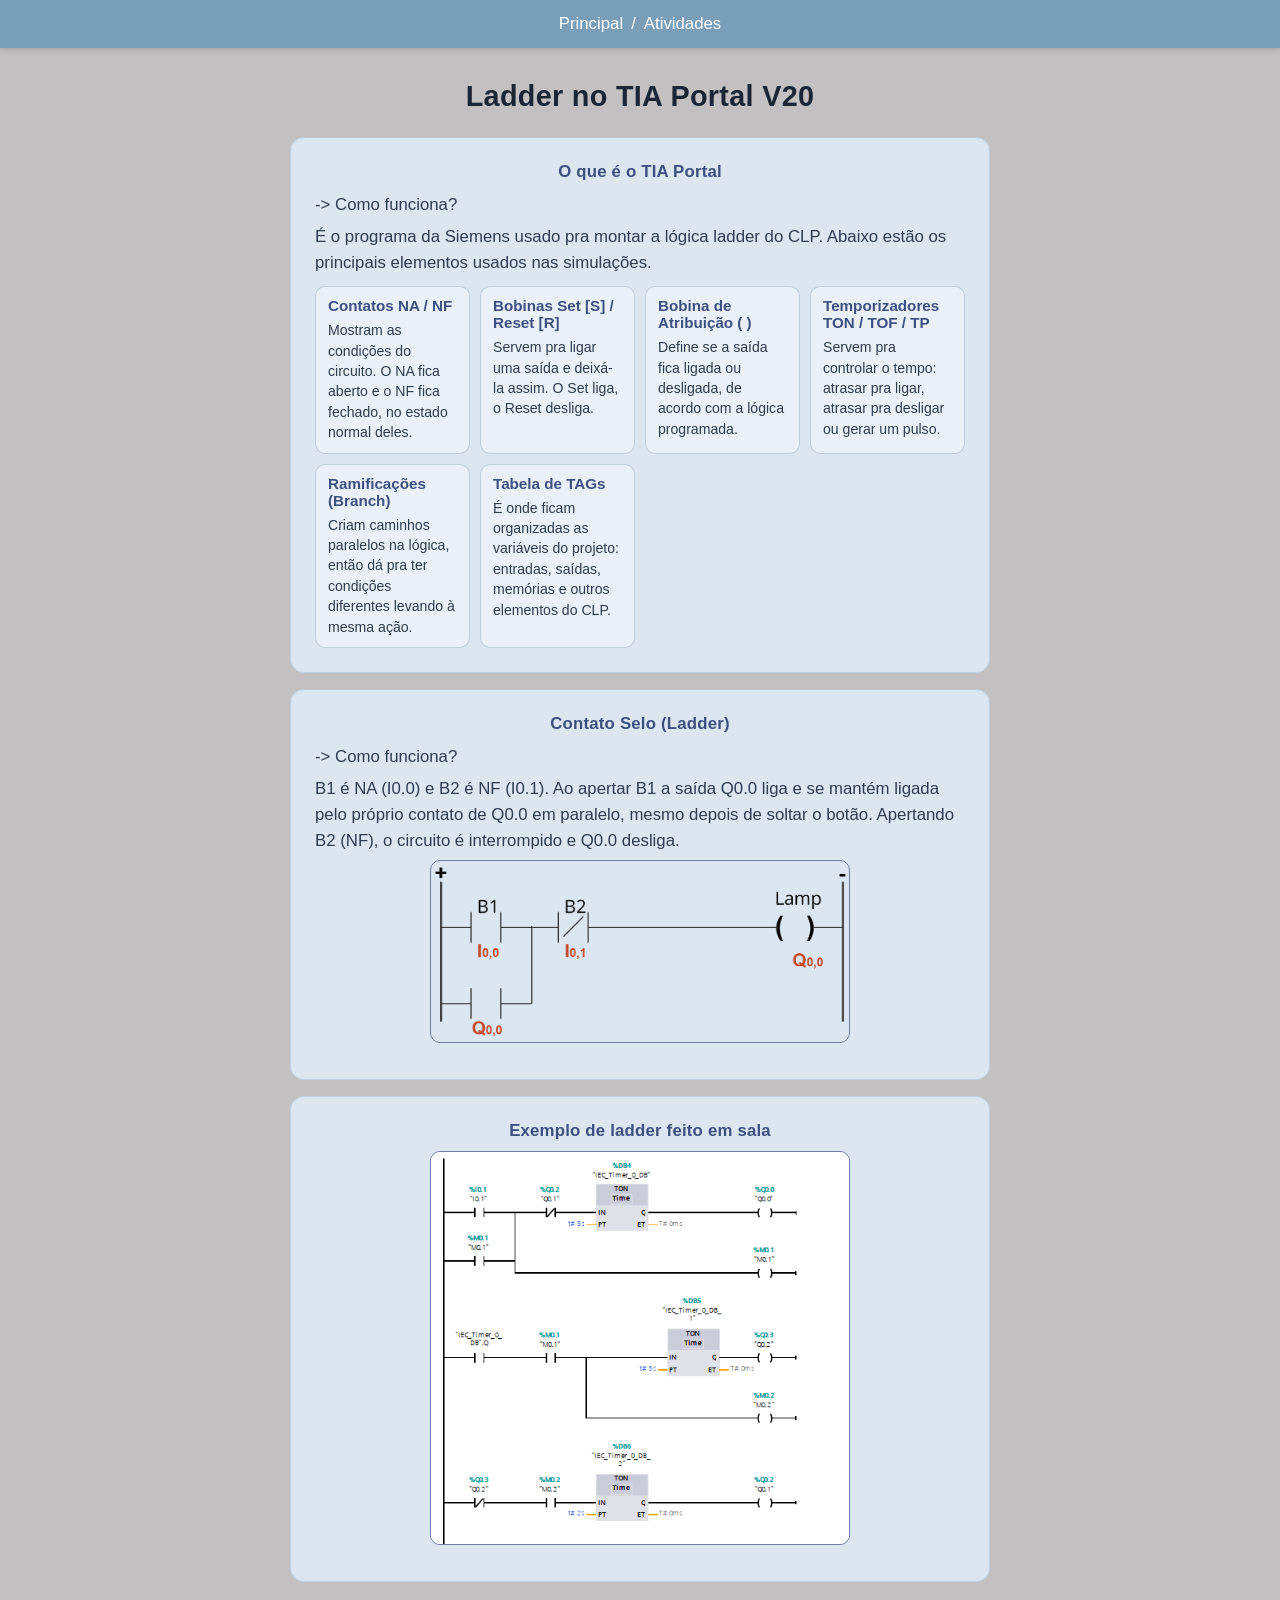
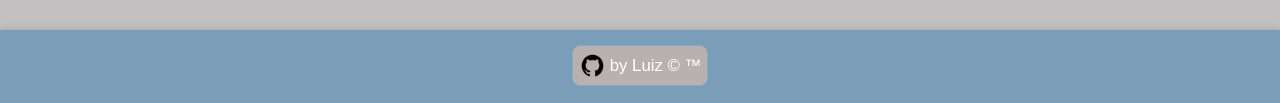
<file: html/ladder.html>
<!DOCTYPE html>
<html lang="pt-BR">
<head>
    <meta charset="UTF-8">
    <meta name="viewport" content="width=device-width, initial-scale=1.0">
    <link rel="stylesheet" href="../css/style.css">
    <title>Ladder</title>
</head>
<body>
    <header>
        <nav>
            <a href="../index.html">Principal</a><span> /</span>
            <a href="./atividades.html">Atividades</a>
        </nav>
    </header>
    <main>
        <h1>Ladder no TIA Portal V20</h1>

        <section>
            <h3>O que é o TIA Portal</h3>
            <p>-> Como funciona?</p>
            <p>É o programa da Siemens usado pra montar a lógica ladder do CLP. Abaixo estão os principais elementos usados nas simulações.</p>

            <div class="grade">
                <div class="item">
                    <h4>Contatos NA / NF</h4>
                    <p>Mostram as condições do circuito. O NA fica aberto e o NF fica fechado, no estado normal deles.</p>
                </div>
                <div class="item">
                    <h4>Bobinas Set [S] / Reset [R]</h4>
                    <p>Servem pra ligar uma saída e deixá-la assim. O Set liga, o Reset desliga.</p>
                </div>
                <div class="item">
                    <h4>Bobina de Atribuição ( )</h4>
                    <p>Define se a saída fica ligada ou desligada, de acordo com a lógica programada.</p>
                </div>
                <div class="item">
                    <h4>Temporizadores TON / TOF / TP</h4>
                    <p>Servem pra controlar o tempo: atrasar pra ligar, atrasar pra desligar ou gerar um pulso.</p>
                </div>
                <div class="item">
                    <h4>Ramificações (Branch)</h4>
                    <p>Criam caminhos paralelos na lógica, então dá pra ter condições diferentes levando à mesma ação.</p>
                </div>
                <div class="item">
                    <h4>Tabela de TAGs</h4>
                    <p>É onde ficam organizadas as variáveis do projeto: entradas, saídas, memórias e outros elementos do CLP.</p>
                </div>
            </div>
        </section>

        <section>
            <h3>Contato Selo (Ladder)</h3>
            <p>-> Como funciona?</p>
            <p>B1 é NA (I0.0) e B2 é NF (I0.1). Ao apertar B1 a saída Q0.0 liga e se mantém ligada pelo próprio contato de Q0.0 em paralelo, mesmo depois de soltar o botão. Apertando B2 (NF), o circuito é interrompido e Q0.0 desliga.</p>
            <img src="../img/ladder/contato_selo.png" alt="Contato Selo Ladder">
        </section>

        <section>
            <h3>Exemplo de ladder feito em sala</h3>
            <img src="../img/ladder/ladder.png" alt="Ladder feito no Tia Portal V20">
        </section>
    </main>
    <footer>
        <div class="linkgithub">
            <a class="link" href="https://github.com/luizz09/"><img src="../img/github.png" alt=""><span>by Luiz &copy; &trade;</span></a>
        </div>
    </footer>
</body>
</html>
</file>
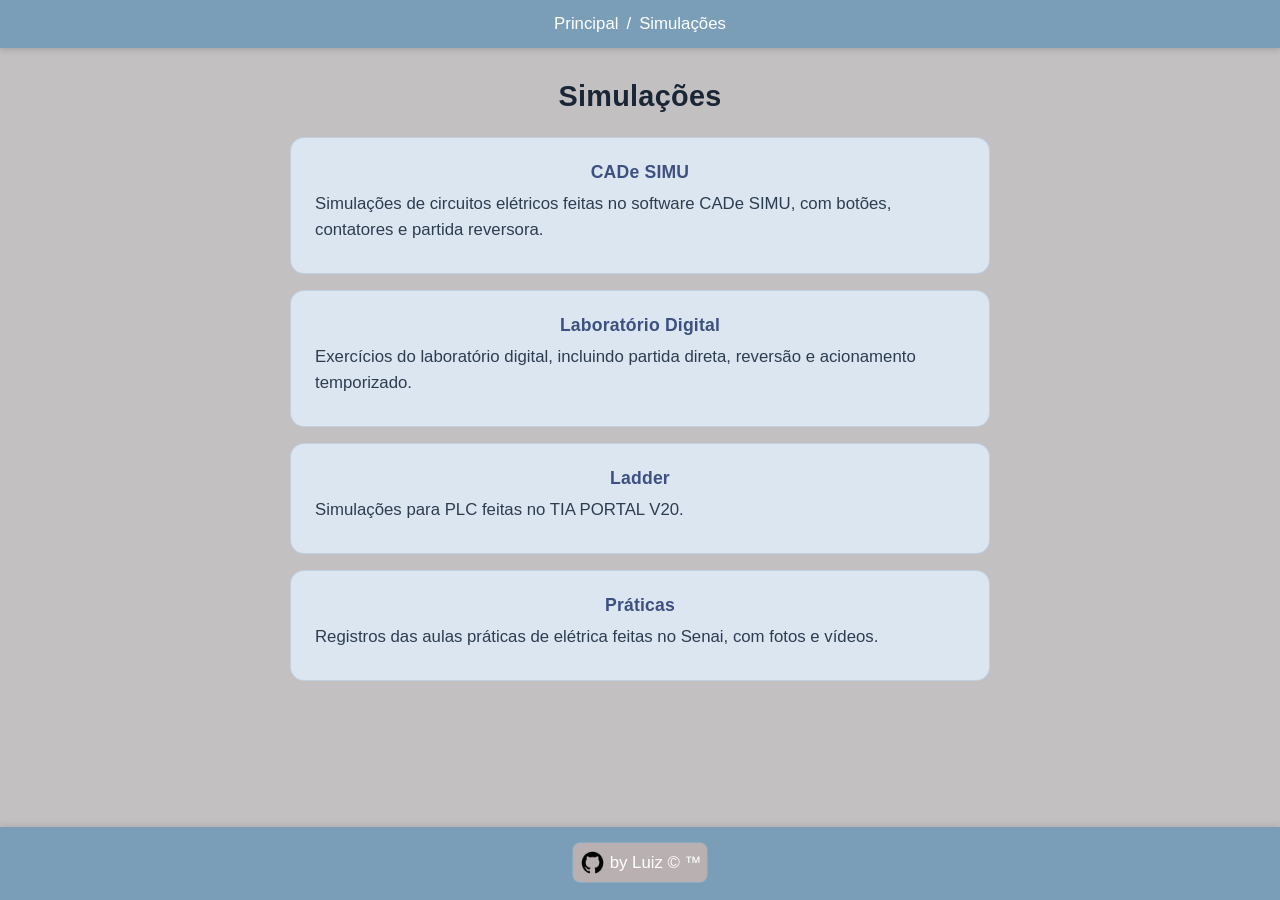
<file: html/simulacoes.html>
<!DOCTYPE html>
<html lang="pt-BR">
<head>
    <meta charset="UTF-8">
    <meta name="viewport" content="width=device-width, initial-scale=1.0">
    <link rel="stylesheet" href="../css/style.css">
    <title>Simulações</title>
</head>
<body>
    <header>
        <nav>
            <a href="../index.html">Principal</a><span> /</span>
            <a href="./simulacoes.html">Simulações</a>
        </nav>
    </header>
    <main>
        <h1>Simulações</h1>

        <section class="pag">
            <a href="./cadesimu.html">
                <h3>CADe SIMU</h3>
                <p>Simulações de circuitos elétricos feitas no software CADe SIMU, com botões, contatores e partida reversora.</p>
            </a>
        </section>

        <section class="pag">
            <a href="./labdigital.html">
                <h3>Laboratório Digital</h3>
                <p>Exercícios do laboratório digital, incluindo partida direta, reversão e acionamento temporizado.</p>
            </a>
        </section>

        <section class="pag">
            <a href="./ladder.html">
                <h3>Ladder</h3>
                <p>Simulações para PLC feitas no TIA PORTAL V20.</p>
            </a>
        </section>

        <section class="pag">
            <a href="./praticas.html">
                <h3>Práticas</h3>
                <p>Registros das aulas práticas de elétrica feitas no Senai, com fotos e vídeos.</p>
            </a>
        </section>
    </main>
    <footer>
        <div class="linkgithub">
            <a class="link" href="https://github.com/luizz09/"><img src="../img/github.png" alt=""><span>by Luiz &copy; &trade;</span></a>
        </div>
    </footer>
</body>
</html>
</file>
<file: css/style.css>
*{
    margin: 0px;
    padding: 0px;
    box-sizing: border-box;
}

body{
    text-align: center;
    background-color: #c2c0c0;
    font-size: 1rem;
    color: #1F2937;
    display: flex;
    flex-direction: column;
    min-height: 100vh;
    font-family: Arial;
    -webkit-tap-highlight-color: transparent;
}

header{
    background-color: #7A9DB8;
    width: 100%;
    padding: 14px 16px;
    box-shadow: 0 2px 6px rgba(0, 0, 0, 0.15);
}

nav{
    display: flex;
    justify-content: center;
    align-items: center;
    gap: 4px;
    flex-wrap: wrap;
    font-size: 0.95rem;
}

main{
    flex: 1;
    padding: 20px 16px;
    display: flex;
    flex-direction: column;
}

footer{
    background-color: #7A9DB8;
    width: 100%;
    padding: 15px 0px;
    text-align: center;
    box-shadow: 0 -2px 6px rgba(0, 0, 0, 0.1);
}

h1{
    margin-bottom: 24px;
    font-size: 1.4rem;
    color: #1a2636;
    letter-spacing: 0.3px;
}

a{
    color: white;
    text-decoration: none;
    transition: background-color 0.3s, padding 0.3s;
}

a:hover{
    background-color: rgba(255, 255, 255, 0.15);
    border-radius: 8px;
}

span{
    color: white;
}

header a:hover,
footer a:hover{
    padding: 4px 8px;
}

section{
    background-color: #DCE6F0;
    border-radius: 14px;
    padding: 16px;
    margin: 0 auto 16px;
    width: 100%;
    max-width: 600px;
    text-align: left;
    transition: box-shadow 0.4s ease;
    border: 1px solid rgba(106, 140, 175, 0.25);
}

section:hover{
    box-shadow: 3px 4px 12px rgba(0, 0, 0, 0.15);
}

section h3{
    text-align: center;
    margin-bottom: 10px;
    color: #3D5080;
    font-size: 1.05rem;
    letter-spacing: 0.2px;
}

section img{
    display: block;
    margin: 0 auto 12px;
    width: 100%;
    max-width: 340px;
    height: auto;
    border-radius: 10px;
    border: 1px solid #6B7D9A;
}

section p{
    margin: 6px 0;
    color: #2d3d50;
    line-height: 1.55;
}

.link{
    padding: 0px;
    text-decoration: none;
    display: flex;
    justify-content: center;
    align-items: center;
}

.linkgithub{
    background-color: #b9b1b1;
    display: inline-flex;
    align-items: center;
    padding: 2px 6px 2px 2px;
    border-radius: 8px;
    border: 1px solid #8AA9C2;
    transition: background-color 0.3s;
    gap: 6px;
}

.linkgithub:hover{
    background-color: #d4dde8be;
}

.linkgithub img{
    width: 35px;
    height: 35px;
    border-radius: 16px;
}

.pag a{
    display: block;
    color: #3D5080;
    text-decoration: none;
}

.pag:hover{
    box-shadow: 3px 4px 12px rgba(0, 0, 0, 0.2);
    cursor: pointer;
}

.pag h3{
    color: #3D5080;
    text-align: center;
    margin-bottom: 8px;
    font-size: 1.1rem;
}

.pag p{
    color: #2d3d50;
    line-height: 1.55;
}

.grade{
    display: grid;
    grid-template-columns: repeat(auto-fit, minmax(150px, 1fr));
    gap: 10px;
    margin-top: 10px;
}

.grade .item{
    background-color: #EAF0F7;
    border: 1px solid rgba(106, 140, 175, 0.35);
    border-radius: 10px;
    padding: 10px 12px;
    text-align: left;
}

.grade .item h4{
    color: #3D5080;
    font-size: 0.95rem;
    margin-bottom: 6px;
}

.grade .item p{
    font-size: 0.88rem;
    line-height: 1.45;
    color: #2d3d50;
    margin: 0;
}

.galeria{
    display: grid;
    grid-template-columns: repeat(auto-fit, minmax(150px, 1fr));
    gap: 10px;
    margin-top: 10px;
}

.galeria a{
    display: block;
}

.galeria img{
    width: 100%;
    max-width: none;
    height: 140px;
    object-fit: cover;
    margin: 0;
    border-radius: 10px;
    border: 1px solid #6B7D9A;
    cursor: pointer;
    transition: transform 0.25s ease;
}

.galeria img:hover{
    transform: scale(1.03);
}

.video-item{
    margin-bottom: 16px;
}

.video-item:last-child{
    margin-bottom: 0;
}

.video-item p{
    text-align: center;
    font-weight: bold;
    color: #3D5080;
    margin-bottom: 8px;
}

section video{
    display: block;
    width: 100%;
    max-width: 480px;
    margin: 0 auto;
    border-radius: 10px;
    border: 1px solid #6B7D9A;
    background-color: #000;
}

@media (min-width: 768px){
    body{
        font-size: 1.05rem;
    }

    main{
        padding: 32px 24px;
    }

    h1{
        font-size: 1.8rem;
    }

    nav{
        font-size: 1.05rem;
        gap: 8px;
    }

    section{
        max-width: 700px;
        padding: 24px;
    }

    section img{
        max-width: 420px;
    }
}
</file>
